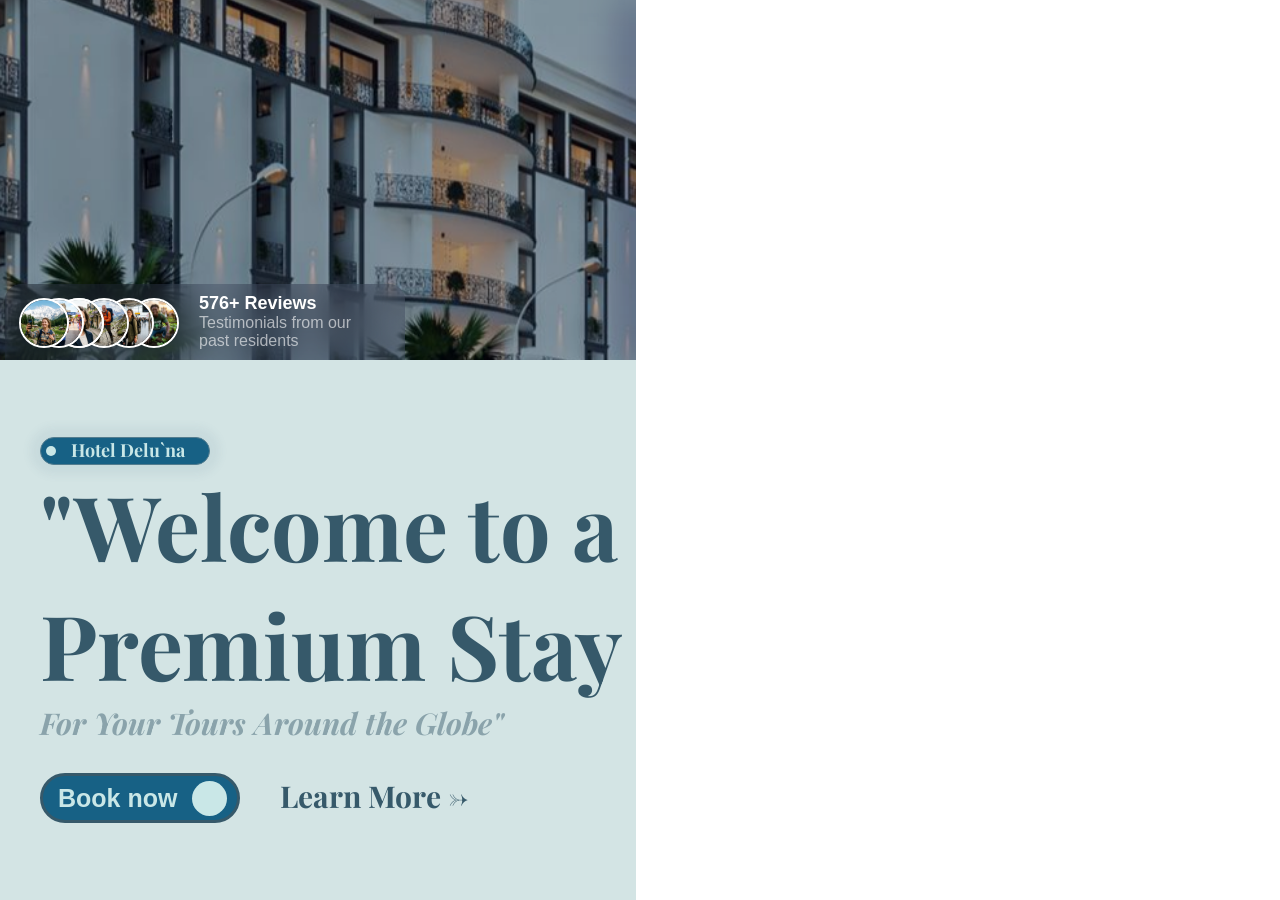
<file: index.html>
<!DOCTYPE html>
<html>
<head>
    <title>Style_1</title>
    <link rel="stylesheet" href="Style1.Css">
    <link rel="preconnect" href="https://fonts.googleapis.com">
    <link rel="preconnect" href="https://fonts.gstatic.com" crossorigin>
    <link href="https://fonts.googleapis.com/css2?family=Playfair+Display:ital,wght@0,400..900;1,400..900&display=swap" rel="stylesheet">

</head>

<body>
  




    <div class="full_screen_div hero_section">
        <div class="hero_image half-division">
            <img src="images/Exterior design classic hotel design elegant white….jpeg" class="image_hero">
            <div class="layer-1_hero-images"></div>
            <div class="hero_section_divider"></div> <!-- now on top of image -->

            <div class="reviews">

                <div class="reviews_profileImage">

                    <div class="reviews_profileImage_1">
                        <img src="Profile_reviews/Gemini_Generated_Image_7p45i27p45i27p45.png" class="reviews_profileImage_1-img">
                    </div>

                    <div class="reviews_profileImage_2">
                        <img src="Profile_reviews/Gemini_Generated_Image_cyp3rcyp3rcyp3rc.png" class="reviews_profileImage_1-img">
                    </div>

                    <div class="reviews_profileImage_3">
                        <img src="Profile_reviews/Gemini_Generated_Image_lausbvlausbvlaus.png" class="reviews_profileImage_1-img">
                    </div>

                    <div class="reviews_profileImage_3">
                        <img src="Profile_reviews/Gemini_Generated_Image_lausbvlausbvlaus.png" class="reviews_profileImage_1-img">
                    </div>

                    <div class="reviews_profileImage_4">
                        <img src="Profile_reviews/Gemini_Generated_Image_lumga3lumga3lumg.png" class="reviews_profileImage_1-img">
                    </div>

                    <div class="reviews_profileImage_5">
                        <img src="Profile_reviews/Gemini_Generated_Image_tczzcytczzcytczz.png" class="reviews_profileImage_1-img">
                    </div>

                    <div class="reviews_profileImage_6">
                        <img src="Profile_reviews/Gemini_Generated_Image_uguf6ruguf6ruguf.png" class="reviews_profileImage_1-img">
                    </div>

                    <div class="reviews_text" style="display: flex; flex-direction: column;">
                        <div style="font-size: 18px;  font-weight: 600; " class="reviews_count">576+ Reviews</div>
                        <div style="font-size: 16px;  font-weight: 200; height: fit-content;" class="fade-text">Testimonials from our<br> past residents</div>
                        
                    </div>
                </div>

                <div class="reviews_personal1">
                    "Hotel Deluna was an absolute dream—stunning ambiance, spotless rooms, and incredibly friendly staff.
                    Every moment felt luxurious and relaxing, making it a stay I’ll never forget!"
                </div>

            </div>

        </div>
        <div class="division2">

            <div class="tag">

                <div class="tag_c">

                </div>
                <div class="tag_text">
                    Hotel Delu`na
                </div>
            </div>

            <div class="main_text_hero">
                <h1 class="hero_headline" style="padding: 0px;">"Welcome to a Premium Stay </h1>
                <h2 class="hero_headline-12">For Your Tours Around the Globe"</h2>
            </div>
            <div class="buttons">

                <div class="book_now">
                        <div class="book_now_text">
                            Book now
                        </div>
                    <div class="arrow_circle">
                        
                    </div>

                </div>

                <div class="learn_more">
                    Learn More ->
                </div>

            </div>

            <div class="best_offers">

                <div class="best_box box1" >
                    
                    <div class="box1_section1">
                        <img src="location_on_24dp_36596A_FILL0_wght400_GRAD0_opsz24.svg" class="box_section_icon">
                    </div>

                    <div class="box1_section2">
                       <div class="box1_section2_1">London :</div>
                       <div class="box1_section2_2">Flat 4B, Ashford Court
                            12 Kensington High Street
                            Kensington
                            London W8 4PU
                            United Kingdom
                            </div>

                    </div>

                    <div class="box1_section2">
                       <div class="box1_section2_1">Paskistan :</div>
                       <div class="box1_section2_2">House No. 27, Street 14
                            Sector F-10/2
                            Islamabad Capital Territory
                            44000
                            Pakistan
                        </div>

                    </div>

                </div>

                <div class="best_box box2" > 

                    <div class="box2_d">

                    </div>

                </div>

                <div class="best_box box3" >
                    
                     <div class="box1_section1">
                        <img src="phone_enabled_40dp_36596A_FILL0_wght400_GRAD0_opsz40.svg" class="box_section_icon">

                        
                    </div>
                               <div class="box2_section2">
                       <div class="box1_section2_1"><img src="stacked_email_41dp_36596A_FILL0_wght400_GRAD0_opsz40.svg"></div>
                       <div class="box2_section2_2">welcome@hotelDeluna.com<br>awaismalik@gmail.com
                            </div>

                    </div>

                    <div class="box1_section2">
                       <div class="box1_section2_1"><img src="contact_phone_41dp_36596A_FILL0_wght400_GRAD0_opsz40.svg"></div>
                       <div class="box2_section2_2">
                           03100551881<br>
                           03713140551
                        </div>

                        

                    </div>
                    
                    

                </div>


            </div>

        </div>
    </div>
</body>
</html>
</file>
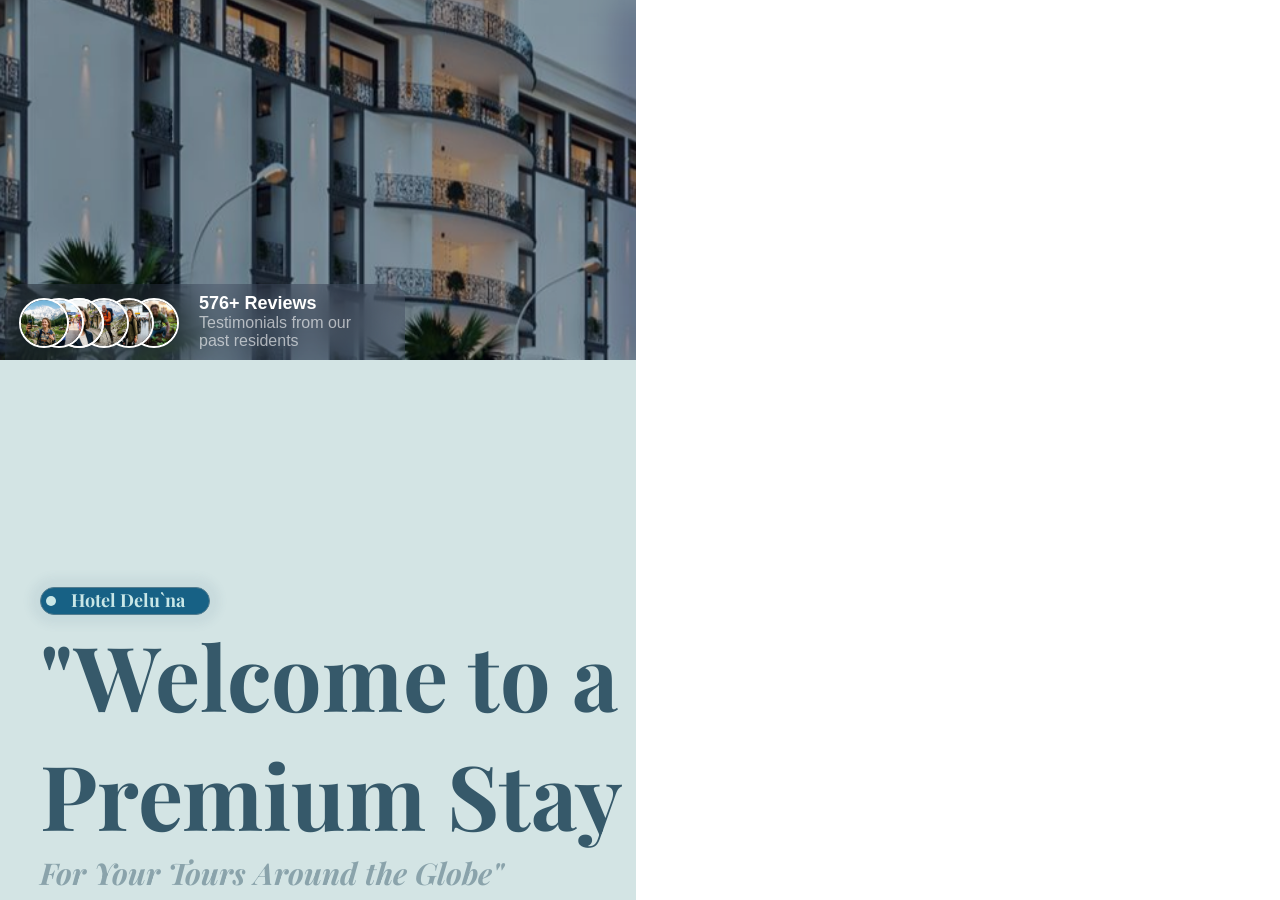
<file: Style1.html>
<!DOCTYPE html>
<html>
<head>
    <title>Style_1</title>
    <link rel="stylesheet" href="Style1.Css">
    <link rel="preconnect" href="https://fonts.googleapis.com">
    <link rel="preconnect" href="https://fonts.gstatic.com" crossorigin>
    <link href="https://fonts.googleapis.com/css2?family=Playfair+Display:ital,wght@0,400..900;1,400..900&display=swap" rel="stylesheet">

</head>

<body>
  




    <div class="full_screen_div hero_section">
        <div class="hero_image half-division">
            <img src="/images/Exterior design classic hotel design elegant white….jpeg" class="image_hero">
            <div class="layer-1_hero-images"></div>
            <div class="hero_section_divider"></div> <!-- now on top of image -->

            <div class="reviews">

                <div class="reviews_profileImage">

                    <div class="reviews_profileImage_1">
                        <img src="/Profile_reviews/Gemini_Generated_Image_7p45i27p45i27p45.png" class="reviews_profileImage_1-img">
                    </div>

                    <div class="reviews_profileImage_2">
                        <img src="/Profile_reviews/Gemini_Generated_Image_cyp3rcyp3rcyp3rc.png" class="reviews_profileImage_1-img">
                    </div>

                    <div class="reviews_profileImage_3">
                        <img src="/Profile_reviews/Gemini_Generated_Image_lausbvlausbvlaus.png" class="reviews_profileImage_1-img">
                    </div>

                    <div class="reviews_profileImage_3">
                        <img src="/Profile_reviews/Gemini_Generated_Image_lausbvlausbvlaus.png" class="reviews_profileImage_1-img">
                    </div>

                    <div class="reviews_profileImage_4">
                        <img src="/Profile_reviews/Gemini_Generated_Image_lumga3lumga3lumg.png" class="reviews_profileImage_1-img">
                    </div>

                    <div class="reviews_profileImage_5">
                        <img src="/Profile_reviews/Gemini_Generated_Image_tczzcytczzcytczz.png" class="reviews_profileImage_1-img">
                    </div>

                    <div class="reviews_profileImage_6">
                        <img src="/Profile_reviews/Gemini_Generated_Image_uguf6ruguf6ruguf.png" class="reviews_profileImage_1-img">
                    </div>

                    <div class="reviews_text" style="display: flex; flex-direction: column;">
                        <div style="font-size: 18px;  font-weight: 600; " class="reviews_count">576+ Reviews</div>
                        <div style="font-size: 16px;  font-weight: 200; height: fit-content;" class="fade-text">Testimonials from our<br> past residents</div>
                        
                    </div>
                </div>

                <div class="reviews_personal1">
                    "Hotel Deluna was an absolute dream—stunning ambiance, spotless rooms, and incredibly friendly staff.
                    Every moment felt luxurious and relaxing, making it a stay I’ll never forget!"
                </div>

            </div>

        </div>
        <div class="division2">

            <div class="tag">

                <div class="tag_c">

                </div>
                <div class="tag_text">
                    Hotel Delu`na
                </div>
            </div>

            <div class="main_text_hero">
                <h1 class="hero_headline" style="padding: 0px;">"Welcome to a Premium Stay </h1>
                <h2 class="hero_headline-12">For Your Tours Around the Globe"</h2>
            </div>
            <div class="buttons">

                <div class="book_now">
                        <div class="book_now_text">
                            Book now
                        </div>
                    <div class="arrow_circle">
                        
                    </div>

                </div>

                <div class="learn_more">
                    Learn More ->
                </div>

            </div>
        </div>
    </div>
</body>
</html>
</file>
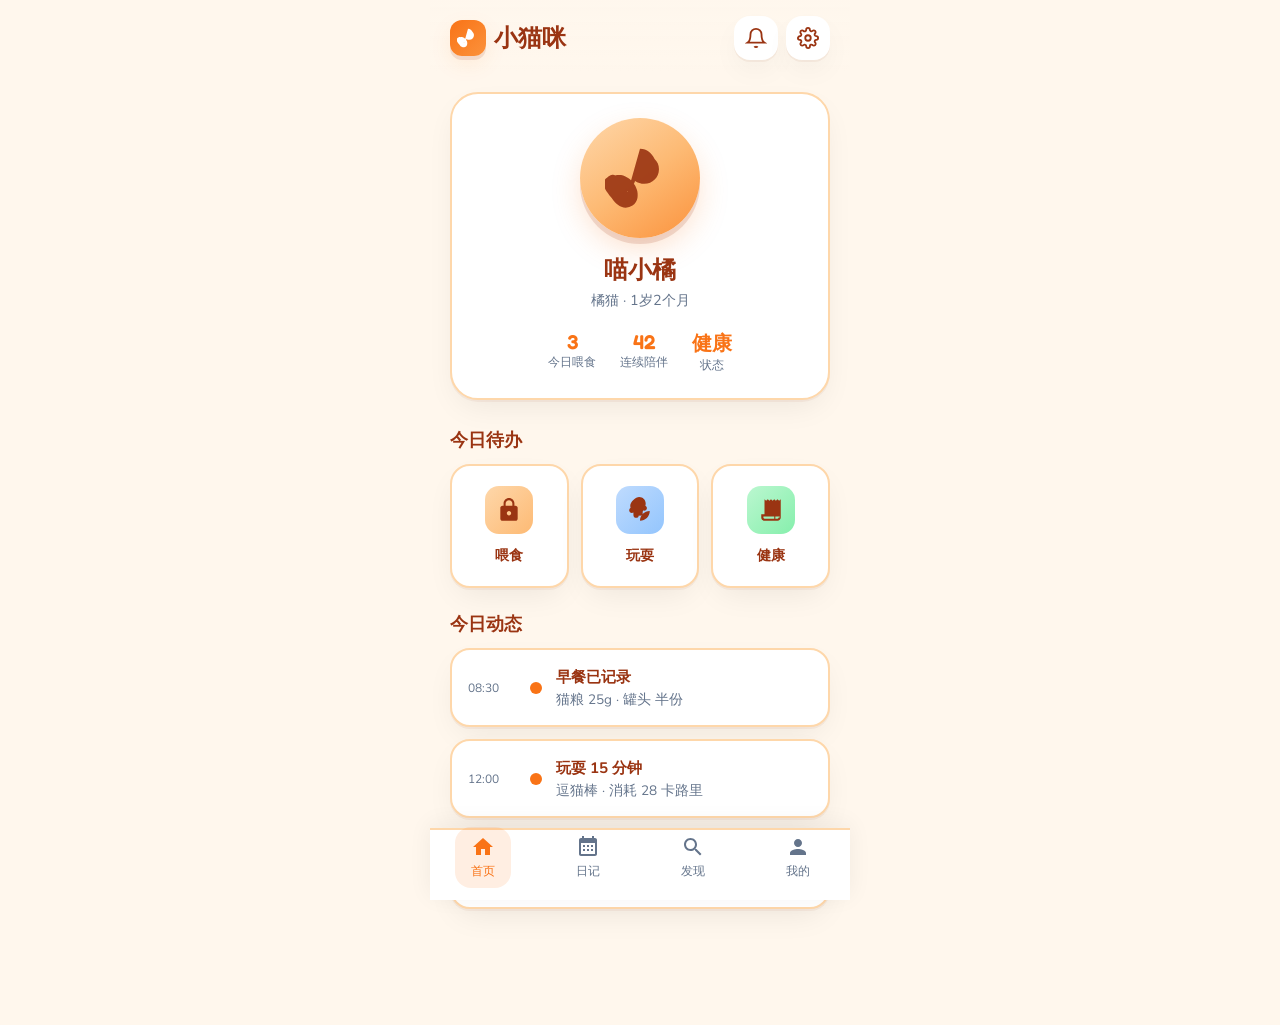
<file: Design_no_2/preview/xiaomaomi-app.html>
<!DOCTYPE html>
<html lang="zh-CN">
<head>
  <meta charset="UTF-8">
  <meta name="viewport" content="width=device-width, initial-scale=1.0">
  <title>小猫咪 - 萌宠日常</title>
  <link rel="preconnect" href="https://fonts.googleapis.com">
  <link rel="preconnect" href="https://fonts.gstatic.com" crossorigin>
  <link href="https://fonts.googleapis.com/css2?family=Fredoka:wght@400;500;600;700&family=Nunito:wght@300;400;500;600;700&display=swap" rel="stylesheet">
  <style>
    :root {
      /* Pet Tech App 配色 - 来自 UI/UX Pro Max design system */
      --primary: #F97316;
      --primary-on: #0F172A;
      --secondary: #FB923C;
      --accent: #2563EB;
      --accent-on: #FFFFFF;
      --background: #FFF7ED;
      --foreground: #9A3412;
      --card: #FFFFFF;
      --card-foreground: #9A3412;
      --muted: #F1F0F0;
      --muted-foreground: #64748B;
      --border: #FED7AA;
      --destructive: #DC2626;
      --ring: #F97316;
      --radius-outer: 28px;
      --radius-card: 20px;
      --radius-btn: 16px;
      --shadow-clay: 0 4px 0 0 rgba(154, 52, 18, 0.12), 0 8px 24px -4px rgba(249, 115, 22, 0.15);
      --shadow-card: 0 2px 0 0 rgba(154, 52, 18, 0.06), 0 12px 32px -8px rgba(0,0,0,0.08);
    }

    * { box-sizing: border-box; margin: 0; padding: 0; }
    html { font-size: 16px; }
    body {
      font-family: 'Nunito', -apple-system, sans-serif;
      background: var(--background);
      color: var(--foreground);
      min-height: 100vh;
      padding-bottom: 80px;
      -webkit-font-smoothing: antialiased;
    }

    /* Header */
    .header {
      padding: 16px 20px 12px;
      display: flex;
      align-items: center;
      justify-content: space-between;
      background: linear-gradient(180deg, rgba(255,247,237,0.98) 0%, var(--background) 100%);
      position: sticky;
      top: 0;
      z-index: 10;
    }
    .logo {
      font-family: 'Fredoka', sans-serif;
      font-weight: 700;
      font-size: 1.5rem;
      color: var(--foreground);
      display: flex;
      align-items: center;
      gap: 8px;
    }
    .logo-icon {
      width: 36px;
      height: 36px;
      background: linear-gradient(135deg, var(--primary), var(--secondary));
      border-radius: 12px;
      display: flex;
      align-items: center;
      justify-content: center;
      box-shadow: var(--shadow-clay);
    }
    .logo-icon svg {
      width: 22px;
      height: 22px;
      fill: white;
    }
    .header-actions {
      display: flex;
      gap: 8px;
    }
    .icon-btn {
      width: 44px;
      height: 44px;
      border-radius: var(--radius-btn);
      border: none;
      background: var(--card);
      color: var(--foreground);
      cursor: pointer;
      display: flex;
      align-items: center;
      justify-content: center;
      box-shadow: var(--shadow-card);
      transition: transform 0.2s ease, box-shadow 0.2s ease;
    }
    .icon-btn:hover { transform: scale(0.96); }
    .icon-btn:focus-visible { outline: 2px solid var(--ring); outline-offset: 2px; }
    .icon-btn svg { width: 22px; height: 22px; }

    /* Hero - 主猫卡片 */
    .hero {
      padding: 20px;
      margin-bottom: 8px;
    }
    .hero-card {
      background: var(--card);
      border-radius: var(--radius-outer);
      padding: 24px;
      box-shadow: var(--shadow-card);
      border: 2px solid var(--border);
      text-align: center;
    }
    .cat-avatar {
      width: 120px;
      height: 120px;
      margin: 0 auto 16px;
      background: linear-gradient(145deg, #FED7AA 0%, #FDBA74 50%, #FB923C 100%);
      border-radius: 50%;
      display: flex;
      align-items: center;
      justify-content: center;
      box-shadow: 0 6px 0 0 rgba(154, 52, 18, 0.15), 0 12px 32px -4px rgba(249, 115, 22, 0.25);
    }
    .cat-avatar svg {
      width: 70px;
      height: 70px;
      fill: var(--foreground);
      opacity: 0.9;
    }
    .hero-card h1 {
      font-family: 'Fredoka', sans-serif;
      font-size: 1.5rem;
      color: var(--foreground);
      margin-bottom: 4px;
    }
    .hero-card .subtitle {
      font-size: 0.9rem;
      color: var(--muted-foreground);
      margin-bottom: 20px;
    }
    .stats-row {
      display: flex;
      justify-content: center;
      gap: 24px;
    }
    .stat {
      text-align: center;
    }
    .stat-value {
      font-family: 'Fredoka', sans-serif;
      font-weight: 600;
      font-size: 1.25rem;
      color: var(--primary);
    }
    .stat-label {
      font-size: 0.75rem;
      color: var(--muted-foreground);
    }

    /* 快捷操作区 */
    .section-title {
      font-family: 'Fredoka', sans-serif;
      font-size: 1.1rem;
      padding: 0 20px 12px;
      color: var(--foreground);
    }
    .quick-actions {
      padding: 0 20px 24px;
      display: grid;
      grid-template-columns: repeat(3, 1fr);
      gap: 12px;
    }
    .action-card {
      background: var(--card);
      border-radius: var(--radius-card);
      padding: 20px 12px;
      text-align: center;
      box-shadow: var(--shadow-card);
      border: 2px solid var(--border);
      cursor: pointer;
      transition: transform 0.2s ease, box-shadow 0.2s ease;
      text-decoration: none;
      color: inherit;
      display: block;
    }
    .action-card:hover {
      transform: translateY(-2px);
      box-shadow: 0 4px 0 0 rgba(154, 52, 18, 0.08), 0 16px 40px -8px rgba(0,0,0,0.12);
    }
    .action-card:focus-visible { outline: 2px solid var(--ring); outline-offset: 2px; }
    .action-icon {
      width: 48px;
      height: 48px;
      margin: 0 auto 10px;
      border-radius: 14px;
      display: flex;
      align-items: center;
      justify-content: center;
    }
    .action-card:nth-child(1) .action-icon { background: linear-gradient(135deg, #FED7AA, #FDBA74); }
    .action-card:nth-child(2) .action-icon { background: linear-gradient(135deg, #BFDBFE, #93C5FD); }
    .action-card:nth-child(3) .action-icon { background: linear-gradient(135deg, #BBF7D0, #86EFAC); }
    .action-icon svg { width: 26px; height: 26px; fill: var(--foreground); }
    .action-card span {
      font-size: 0.9rem;
      font-weight: 600;
      color: var(--foreground);
    }

    /* 今日动态 */
    .feed-section {
      padding: 0 20px 24px;
    }
    .feed-card {
      background: var(--card);
      border-radius: var(--radius-card);
      padding: 16px;
      margin-bottom: 12px;
      box-shadow: var(--shadow-card);
      border: 2px solid var(--border);
      display: flex;
      align-items: center;
      gap: 14px;
    }
    .feed-time {
      font-size: 0.75rem;
      color: var(--muted-foreground);
      min-width: 48px;
    }
    .feed-dot {
      width: 12px;
      height: 12px;
      border-radius: 50%;
      background: var(--primary);
      flex-shrink: 0;
    }
    .feed-content {
      flex: 1;
    }
    .feed-content strong {
      font-size: 0.95rem;
      color: var(--foreground);
    }
    .feed-content p {
      font-size: 0.85rem;
      color: var(--muted-foreground);
      margin-top: 2px;
    }

    /* 底部导航 */
    .bottom-nav {
      position: fixed;
      bottom: 0;
      left: 0;
      right: 0;
      height: 72px;
      background: var(--card);
      border-top: 2px solid var(--border);
      display: flex;
      justify-content: space-around;
      align-items: center;
      padding: 8px 0 24px;
      box-shadow: 0 -4px 24px rgba(0,0,0,0.06);
    }
    .nav-item {
      display: flex;
      flex-direction: column;
      align-items: center;
      gap: 4px;
      color: var(--muted-foreground);
      text-decoration: none;
      font-size: 0.75rem;
      padding: 8px 16px;
      border-radius: var(--radius-btn);
      transition: color 0.2s, background 0.2s;
    }
    .nav-item:hover, .nav-item.active {
      color: var(--primary);
    }
    .nav-item.active {
      background: rgba(249, 115, 22, 0.12);
    }
    .nav-item svg {
      width: 24px;
      height: 24px;
      fill: currentColor;
    }

    /* 响应式 */
    @media (min-width: 768px) {
      body { max-width: 420px; margin: 0 auto; }
      .bottom-nav { max-width: 420px; left: 50%; transform: translateX(-50%); }
    }
  </style>
</head>
<body>
  <header class="header">
    <div class="logo">
      <div class="logo-icon" aria-hidden="true">
        <svg viewBox="0 0 24 24" xmlns="http://www.w3.org/2000/svg"><path d="M12 2c2.5 0 4 1.5 5 3.5 1 .9 1.5 2.1 1.5 3.5 0 2.8-2.2 5-5 5-1.2 0-2.3-.4-3.2-1-.1.4-.3.8-.5 1.2-.6 1.2-1.5 2.2-2.6 2.8-.3.2-.7.3-1 .5-.4.2-.8.4-1.2.5-.5.2-1 .3-1.5.3-1.7 0-3.2-1.4-3.5-3.1-.1-.5 0-1 .2-1.5.2-.4.5-.7.8-1 .4-.4.8-.7 1.2-1 .5-.3 1-.5 1.5-.6.6-.2 1.2-.2 1.8-.1.5.1 1 .3 1.5.5.4.2.8.4 1.2.7.3.2.6.5.9.8.2.2.4.4.6.7.2.2.3.5.5.7.2.3.3.6.5 1 .2.4.3.8.4 1.2.1.5.1 1 .1 1.5 0 .5-.1 1-.3 1.5-.2.5-.5.9-.8 1.3-.4.4-.9.7-1.4.9-.5.2-1 .4-1.6.4-.5 0-1-.1-1.5-.3-.4-.2-.8-.4-1.2-.7-.3-.2-.6-.5-.9-.8-.2-.2-.4-.5-.6-.7-.2-.3-.4-.5-.6-.8-.2-.2-.4-.5-.6-.7-.2-.2-.4-.5-.5-.7-.2-.2-.3-.5-.5-.7-.1-.2-.3-.4-.4-.6-.1-.2-.2-.4-.3-.6-.1-.2-.2-.4-.2-.6-.1-.2-.1-.4-.2-.6 0-.2-.1-.4-.1-.6 0-.2 0-.4.1-.6.1-.2.2-.4.3-.5.1-.2.3-.3.4-.5.2-.1.3-.3.5-.4.2-.1.3-.3.5-.4.2-.1.4-.2.6-.3.2-.1.4-.1.6-.2.2 0 .4 0 .6.1.2 0 .4.1.6.2.2.1.4.2.5.4.2.1.3.3.5.5.1.2.3.4.4.6.1.2.2.4.3.6.1.2.1.4.2.7.1.2 0 .5.1.7.1.2 0 .5 0 .7-.1.2-.1.5-.2.7-.4.2-.2.4-.4.6-.6.2-.2.3-.5.5-.7.1-.2.3-.5.4-.7.1-.2.2-.5.3-.7.1-.2.1-.5.2-.7 0-.2.1-.5.1-.7 0-.2 0-.5-.1-.7-.1-.2-.2-.4-.4-.6-.2-.2-.4-.3-.6-.5-.2-.1-.4-.2-.7-.3-.2-.1-.5-.1-.7-.1-.2 0-.5.1-.7.2-.2.1-.4.2-.6.4-.2.2-.3.4-.5.6-.1.2-.2.4-.3.6-.1.2-.1.4-.2.6 0 .2 0 .4.1.6.1.2.1.4.2.5.1.2.2.3.3.5.1.2.2.4.3.5.1.2.2.3.3.5.1.2.1.3.2.5.1.2.1.3.2.5.1.2.1.3.1.5 0 .2.1.4.1.5.1.2 0 .3.1.5.1.2.1.3.2.5.2.2.1.3.2.5.2.2.1.3.3.5.3.2.1.3.3.5.3.2.1.3.3.5.3.2.1.3.3.5.3z"/></svg>
      </div>
      小猫咪
    </div>
    <div class="header-actions">
      <button type="button" class="icon-btn" aria-label="通知">
        <svg viewBox="0 0 24 24" fill="none" stroke="currentColor" stroke-width="2"><path d="M18 8A6 6 0 0 0 6 8c0 7-3 9-3 9h18s-3-2-3-9"/><path d="M13.73 21a2 2 0 0 1-3.46 0"/></svg>
      </button>
      <button type="button" class="icon-btn" aria-label="设置">
        <svg viewBox="0 0 24 24" fill="none" stroke="currentColor" stroke-width="2"><circle cx="12" cy="12" r="3"/><path d="M19.4 15a1.65 1.65 0 0 0 .33 1.82l.06.06a2 2 0 0 1 0 2.83 2 2 0 0 1-2.83 0l-.06-.06a1.65 1.65 0 0 0-1.82-.33 1.65 1.65 0 0 0-1 1.51V21a2 2 0 0 1-2 2 2 2 0 0 1-2-2v-.09A1.65 1.65 0 0 0 9 19.4a1.65 1.65 0 0 0-1.82.33l-.06.06a2 2 0 0 1-2.83 0 2 2 0 0 1 0-2.83l.06-.06a1.65 1.65 0 0 0 .33-1.82 1.65 1.65 0 0 0-1.51-1H3a2 2 0 0 1-2-2 2 2 0 0 1 2-2h.09A1.65 1.65 0 0 0 4.6 9a1.65 1.65 0 0 0-.33-1.82l-.06-.06a2 2 0 0 1 0-2.83 2 2 0 0 1 2.83 0l.06.06a1.65 1.65 0 0 0 1.82.33H9a1.65 1.65 0 0 0 1-1.51V3a2 2 0 0 1 2-2 2 2 0 0 1 2 2v.09a1.65 1.65 0 0 0 1 1.51 1.65 1.65 0 0 0 1.82-.33l.06-.06a2 2 0 0 1 2.83 0 2 2 0 0 1 0 2.83l-.06.06a1.65 1.65 0 0 0-.33 1.82V9a1.65 1.65 0 0 0 1.51 1H21a2 2 0 0 1 2 2 2 2 0 0 1-2 2h-.09a1.65 1.65 0 0 0-1.51 1z"/></svg>
      </button>
    </div>
  </header>

  <main>
    <section class="hero">
      <div class="hero-card">
        <div class="cat-avatar" role="img" aria-label="猫咪头像">
          <svg viewBox="0 0 24 24" xmlns="http://www.w3.org/2000/svg"><path d="M12 2c2.5 0 4 1.5 5 3.5 1 .9 1.5 2.1 1.5 3.5 0 2.8-2.2 5-5 5-1.2 0-2.3-.4-3.2-1-.1.4-.3.8-.5 1.2-.6 1.2-1.5 2.2-2.6 2.8-.3.2-.7.3-1 .5-.4.2-.8.4-1.2.5-.5.2-1 .3-1.5.3-1.7 0-3.2-1.4-3.5-3.1-.1-.5 0-1 .2-1.5.2-.4.5-.7.8-1 .4-.4.8-.7 1.2-1 .5-.3 1-.5 1.5-.6.6-.2 1.2-.2 1.8-.1.5.1 1 .3 1.5.5.4.2.8.4 1.2.7.3.2.6.5.9.8.2.2.4.4.6.7.2.2.3.5.5.7.2.3.3.6.5 1 .2.4.3.8.4 1.2.1.5.1 1 .1 1.5 0 .5-.1 1-.3 1.5-.2.5-.5.9-.8 1.3-.4.4-.9.7-1.4.9-.5.2-1 .4-1.6.4-.5 0-1-.1-1.5-.3-.4-.2-.8-.4-1.2-.7-.3-.2-.6-.5-.9-.8-.2-.2-.4-.5-.6-.7-.2-.3-.4-.5-.6-.8-.2-.2-.4-.5-.6-.7-.2-.2-.4-.5-.5-.7-.2-.2-.3-.5-.5-.7-.1-.2-.3-.4-.4-.6-.1-.2-.2-.4-.3-.6-.1-.2-.2-.4-.2-.6-.1-.2-.1-.4-.2-.6 0-.2-.1-.4-.1-.6 0-.2 0-.4.1-.6.1-.2.2-.4.3-.5.1-.2.3-.3.4-.5.2-.1.3-.3.5-.4.2-.1.3-.3.5-.4.2-.1.4-.2.6-.3.2-.1.4-.1.6-.2.2 0 .4 0 .6.1.2 0 .4.1.6.2.2.1.4.2.5.4.2.1.3.3.5.5.1.2.3.4.4.6.1.2.2.4.3.6.1.2.1.4.2.7.1.2 0 .5.1.7.1.2 0 .5 0 .7-.1.2-.1.5-.2.7-.4.2-.2.4-.4.6-.6.2-.2.3-.5.5-.7.1-.2.3-.5.4-.7.1-.2.2-.5.3-.7.1-.2.1-.5.2-.7 0-.2.1-.5.1-.7 0-.2 0-.5-.1-.7-.1-.2-.2-.4-.4-.6-.2-.2-.4-.3-.6-.5-.2-.1-.4-.2-.7-.3-.2-.1-.5-.1-.7-.1-.2 0-.5.1-.7.2-.2.1-.4.2-.6.4-.2.2-.3.4-.5.6-.1.2-.2.4-.3.6-.1.2-.1.4-.2.6 0 .2 0 .4.1.6.1.2.1.4.2.5.1.2.2.3.3.5.1.2.2.4.3.5.1.2.2.3.3.5.1.2.1.3.2.5.1.2.1.3.2.5.1.2.1.3.1.5 0 .2.1.4.1.5.1.2 0 .3.1.5.1.2.1.3.2.5.2.2.1.3.2.5.2.2.1.3.3.5.3.2.1.3.3.5.3.2.1.3.3.5.3.2.1.3.3.5.3z"/></svg>
        </div>
        <h1>喵小橘</h1>
        <p class="subtitle">橘猫 · 1岁2个月</p>
        <div class="stats-row">
          <div class="stat">
            <div class="stat-value">3</div>
            <div class="stat-label">今日喂食</div>
          </div>
          <div class="stat">
            <div class="stat-value">42</div>
            <div class="stat-label">连续陪伴</div>
          </div>
          <div class="stat">
            <div class="stat-value">健康</div>
            <div class="stat-label">状态</div>
          </div>
        </div>
      </div>
    </section>

    <h2 class="section-title">今日待办</h2>
    <div class="quick-actions">
      <a href="#" class="action-card">
        <div class="action-icon">
          <svg viewBox="0 0 24 24" xmlns="http://www.w3.org/2000/svg"><path d="M18 8h-1V6c0-2.76-2.24-5-5-5S7 3.24 7 6v2H6c-1.1 0-2 .9-2 2v10c0 1.1.9 2 2 2h12c1.1 0 2-.9 2-2V10c0-1.1-.9-2-2-2zm-6 9c-1.1 0-2-.9-2-2s.9-2 2-2 2 .9 2 2-.9 2-2 2zm3.1-9H8.9V6c0-1.71 1.39-3.1 3.1-3.1 1.71 0 3.1 1.39 3.1 3.1v2z"/></svg>
        </div>
        <span>喂食</span>
      </a>
      <a href="#" class="action-card">
        <div class="action-icon">
          <svg viewBox="0 0 24 24" xmlns="http://www.w3.org/2000/svg"><path d="M12 22c4.97 0 9-4.03 9-9-4.97 0-9 4.03-9 9zM5.6 10.25c0 1.38 1.12 2.5 2.5 2.5.53 0 1.01-.16 1.42-.44l-.02 2.44c0 1.38 1.12 2.5 2.5 2.5s2.5-1.12 2.5-2.5l-.02-2.44c.4.28.89.44 1.42.44 1.38 0 2.5-1.12 2.5-2.5 0-1-.6-1.86-1.44-2.28.19-.59.31-1.23.31-1.91 0-3.31-2.69-6-6-6S3 4.69 3 8c0 .68.12 1.32.31 1.91C2.6 10.39 2 11.25 2 12.25 2 13.63 3.12 14.75 4.5 14.75c.53 0 1.01-.16 1.42-.44l.02 2.44c0 1.38 1.12 2.5 2.5 2.5s2.5-1.12 2.5-2.5l.02-2.44c.4.28.89.44 1.42.44 1.38 0 2.5-1.12 2.5-2.5 0-1-.6-1.86-1.44-2.28.19-.59.31-1.23.31-1.91 0-3.31-2.69-6-6-6z"/></svg>
        </div>
        <span>玩耍</span>
      </a>
      <a href="#" class="action-card">
        <div class="action-icon">
          <svg viewBox="0 0 24 24" xmlns="http://www.w3.org/2000/svg"><path d="M19.5 3.5L18 2l-1.5 1.5L15 2l-1.5 1.5L12 2l-1.5 1.5L9 2 7.5 3.5 6 2v14H3v3c0 1.66 1.34 3 3 3h12c1.66 0 3-1.34 3-3V2l-1.5 1.5zM15 20H6c-.55 0-1-.45-1-1v-1h10v2zm4-1c0 .55-.45 1-1 1h-2v-2h4v1z"/></svg>
        </div>
        <span>健康</span>
      </a>
    </div>

    <h2 class="section-title">今日动态</h2>
    <section class="feed-section">
      <div class="feed-card">
        <span class="feed-time">08:30</span>
        <span class="feed-dot"></span>
        <div class="feed-content">
          <strong>早餐已记录</strong>
          <p>猫粮 25g · 罐头 半份</p>
        </div>
      </div>
      <div class="feed-card">
        <span class="feed-time">12:00</span>
        <span class="feed-dot"></span>
        <div class="feed-content">
          <strong>玩耍 15 分钟</strong>
          <p>逗猫棒 · 消耗 28 卡路里</p>
        </div>
      </div>
      <div class="feed-card">
        <span class="feed-time">18:00</span>
        <span class="feed-dot"></span>
        <div class="feed-content">
          <strong>晚餐待喂</strong>
          <p>点击记录今日晚餐</p>
        </div>
      </div>
    </section>
  </main>

  <nav class="bottom-nav" aria-label="主导航">
    <a href="#" class="nav-item active" aria-current="page">
      <svg viewBox="0 0 24 24"><path d="M10 20v-6h4v6h5v-8h3L12 3 2 12h3v8z"/></svg>
      首页
    </a>
    <a href="#" class="nav-item">
      <svg viewBox="0 0 24 24"><path d="M19 3h-1V1h-2v2H8V1H6v2H5c-1.11 0-1.99.9-1.99 2L3 19c0 1.1.89 2 2 2h14c1.1 0 2-.9 2-2V5c0-1.1-.9-2-2-2zm0 16H5V8h14v11zM9 10H7v2h2v-2zm4 0h-2v2h2v-2zm4 0h-2v2h2v-2zm-8 4H7v2h2v-2zm4 0h-2v2h2v-2zm4 0h-2v2h2v-2z"/></svg>
      日记
    </a>
    <a href="#" class="nav-item">
      <svg viewBox="0 0 24 24"><path d="M15.5 14h-.79l-.28-.27C15.41 12.59 16 11.11 16 9.5 16 5.91 13.09 3 9.5 3S3 5.91 3 9.5 5.91 16 9.5 16c1.61 0 3.09-.59 4.23-1.57l.27.28v.79l5 4.99L20.49 19l-4.99-5zm-6 0C7.01 14 5 11.99 5 9.5S7.01 5 9.5 5 14 7.01 14 9.5 11.99 14 9.5 14z"/></svg>
      发现
    </a>
    <a href="#" class="nav-item">
      <svg viewBox="0 0 24 24"><path d="M12 12c2.21 0 4-1.79 4-4s-1.79-4-4-4-4 1.79-4 4 1.79 4 4 4zm0 2c-2.67 0-8 1.34-8 4v2h16v-2c0-2.66-5.33-4-8-4z"/></svg>
      我的
    </a>
  </nav>
</body>
</html>
</file>
<file: Style1.Css>
body
{

    font-family: 'Playfair Display', serif;
    overflow-x: hidden;
}
* {
    box-sizing: border-box;
}
/*
.navbar {
    position: fixed;
    top: 0;
    left: 0;
    width: 100%;
    height: 80px; /* Suggested more compact height 
    background-color: rgb(238, 255, 255);
    z-index: 10;
    padding-left: 20%;
    padding-right: 20%;
    
    /* Center your links/items *
    display: flex;
    align-items: center;

}
.nev_icon{
    width: 70px;
}*/



.full_page {
    width: 100%;
    display: flex;
    flex-direction: column;
    position: relative;
}

.full_screen_div.hero_section {
    width: 100%;
    height: 100vh;
    display: flex;
    flex-direction: column;
   
    top: 0;
    z-index: 10;
}
.half-division
{
    width: 50%;
    height: 100%;
    overflow: hidden;
    background: #000;
}
.image_hero
{
width: 100%;
height: 100%;
object-fit: cover;
animation: zoomIn 2s ease forwards;
z-index: 1;
transform: scale(1.5);
transition: transform 0.1s ease-out;
will-change: transform;
}
body{
    margin-top: 0px;
    margin-left: 0px;
    margin-bottom: 0px;
}
.hero_image
{
position: relative;
}

.layer-1_hero-images
{
    position: absolute;
    top: 0;
    left: 0;
    width: 100%;
    height: 100%;
    background-color: rgba(0, 0, 44, 0.2);
    z-index: 3;
    backdrop-filter: blur(0px); /* start value */
    animation: blurIn 2s ease forwards;
}

@keyframes zoomIn
{
    from
    {
        width: 110%;
        height: 110%;
    }

    to
    {
        width: 100%;
        height: 100%;
    }
}

@keyframes blurIn {
    from {
        backdrop-filter: blur(8px);
    }
    to {
        backdrop-filter: blur(0px);
    }
}

.hero_section_divider {
    position: absolute;
    top: 0;
    left: 100%;
    transform: translateX(-50%);
    width: 20px;
    height: 100%;
    background-color: rgba(0, 12, 117, 0.5);
    filter: blur(20px);
    
    mix-blend-mode: multiply;
    z-index: 4;
}
.right_text{
    width: 40%;   
}

.division2{
background: rgb(211, 228, 228);
width: 50%;
height: 100%;
}

.full_page {
    width: 100%;
    position: relative;
}

.full_screen_div.hero_section {
    width: 100%;
    height: 100vh;
    display: flex;
    position: sticky;
    top: 0;
    z-index: 10;
}
.half-division
{
    width: 50%;
    height: 100%;
    overflow: hidden;
    background: #000;
}
.image_hero
{
width: 100%;
height: 100%;
object-fit: cover;
animation: zoomIn 2s ease forwards;
z-index: 1;
transform: scale(1.5);
transition: transform 0.1s ease-out;
will-change: transform;
}
body{
    margin-top: 0px;
    margin-left: 0px;
    margin-bottom: 0px;
}
.hero_image
{
position: relative;
}

.layer-1_hero-images
{
    position: absolute;
    top: 0;
    left: 0;
    width: 100%;
    height: 100%;
    background-color: rgba(0, 0, 44, 0.2);
    z-index: 3;
    backdrop-filter: blur(0px); /* start value */
    animation: blurIn 2s ease forwards;
}

@keyframes zoomIn
{
    from
    {
        width: 110%;
        height: 110%;
    }

    to
    {
        width: 100%;
        height: 100%;
    }
}

@keyframes blurIn {
    from {
        backdrop-filter: blur(8px);
    }
    to {
        backdrop-filter: blur(0px);
    }
}

.hero_section_divider {
    position: absolute;
    top: 0;
    left: 100%;
    transform: translateX(-50%);
    width: 20px;
    height: 100%;
    background-color: rgba(0, 12, 117, 0.5);
    filter: blur(20px);
    
    mix-blend-mode: multiply;
    z-index: 4;
}
.right_text{
    width: 40%;   
}

.division2{
background: rgb(211, 228, 228);
width: 50%;
height: 100%;
}

.reviews
{
    position: absolute;
    top: 79%;
    left: 5px;
    width: 400px;
    overflow: hidden;
    margin: bottom 80px; ;
    height: 200px;
    border-radius: 16px;
    background-color: rgba(45, 52, 79, 0.266);
    backdrop-filter: blur(20px);
    border: 4px solid rgba(45, 52, 79, 0);
    z-index: 5;
}
.reviews_profileImage
{ 
    position: relative;
    display: flex;
    width: 100%;
    height: 50px;
    padding-left: 40px;
    padding-top: 20px;
    padding-bottom: 20px;
   

}
.reviews_profileImage_1
{
    position: absolute;
    overflow: visible;
    width: 50px;
    height: 50px;
    left: 10px;
    top: 10px;
    z-index: 8;

}

.reviews_profileImage_2
{
    position: absolute;
    overflow: visible;
    width: 50px;
    height: 50px;
    left: 20px;
    top: 10px;
    z-index: 7;
}

.reviews_profileImage_3
{
    position: absolute;
    overflow: visible;
    width: 50px;
    height: 50px;
    left: 30px;
    top: 10px;
    z-index: 6;
}

.reviews_profileImage_4
{
    position: absolute;
    overflow: visible;
    width: 50px;
    height: 50px;
    left: 40px;
    top: 10px;
    z-index: 5;
}

.reviews_profileImage_5
{
    position: absolute;
    overflow: visible;
    width: 50px;
    height: 50px;
    left: 50px;
    top: 10px;
    z-index: 4;
}

.reviews_profileImage_6
{
    position: absolute;
    overflow: visible;
    width: 50px;
    height: 50px;
    left: 60px;
    top: 10px;
    z-index: 3;
}

.reviews_profileImage_1-img
{
   
    object-fit: cover;
    overflow: hidden;
    width: 50px;
    height: 50px;
    border-radius: 600px;
    border: 2px solid white;
}

@keyframes moveRight {
  from {
    transform: translateX(0);
  }
  to {
    transform: translateX(var(--move));
  }
}
.reviews_profileImage_2 {
  --move: 5px;
  animation: moveRight 0.4s forwards;
}

.reviews_profileImage_3 {
  --move: 15px;
  animation-delay: 0.2s;
  animation: moveRight 0.4s 0.2s forwards;
}

.reviews_profileImage_4 {
  --move: 30px;
  animation-delay: 0.4s;
  animation: moveRight 0.4s 0.4s forwards;
}

.reviews_profileImage_5 {
  --move: 45px;
  animation-delay: 0.6s;
  animation: moveRight 0.4s 0.6s forwards;
}

.reviews_profileImage_6 {
  --move: 60px;
  animation-delay: 0.8s;
  animation: moveRight 0.4s 0.8s forwards;
}

.reviews_text {
    position: absolute;
    left: 160px;
    top: 5px; /* or whatever you need */

    height: 30%;

    display: flex; 
    gap: 0px;             /* REQUIRED *s/
    justify-content: center;    /* horizontal center */
    align-items: start;   
    font-family: Arial, Helvetica, sans-serif;
    color: white; /* vertical center */
    animation: reviews_text_a 0.4s 0.9s forwards;
   
}

.reviews_count{
    opacity: 0;
    animation: fadeIn1 2s 0.6s forwards;
}
@keyframes reviews_text_a
{
    from{
        left: 160px;
    }
    to{
        left:190px ;
    }
}

.fade-text {
  opacity: 0;
  
  animation: fadeIn 2s 1s forwards;
}

@keyframes fadeIn {
  to {
    opacity: 0.6;
  }
}

@keyframes fadeIn1 {
  to {
    opacity: 1;
  }
}
.reviews_personal1{
    margin-top: 30px;
    margin-left: 20px;
    position: relative;
    font-family: Arial, Helvetica, sans-serif;
    font-style: italic ;
    color: white;
    opacity: 0;
    animation: reviews_writen 1s 1s ease forwards;
}

@keyframes reviews_writen{
    from{
        top:-10px;
        opacity: 0;
    }
    to{
       top:0px;
        opacity: 0.6; 
    }
}


@keyframes reviews_writen1{
    from{
        top:-30px;
        opacity: 0;
    }
    to{
       top:0px;
        opacity: 0.6; 
    }
}


.division2 {
    padding-top: 300px;
    height: 100vh;
    display: flex;
    flex-direction: column;
    justify-content: center; /* vertically center */
    padding-left: 40px;
    overflow: hidden;
}
.main_text_hero{
    display: flex;
    flex-direction: column;
    

}
.hero_headline{
    font-size: clamp(40px,7vw,100px);
    padding: 0;
    margin: 0;
    opacity: 0;
    color: rgb(54, 89, 106);
    animation: fadeIn1 0.8s 1.2s forwards;
}
.hero_headline-12{
    font-style: italic;
   font-size: clamp(22px,7vw,30px);
    padding: 0;
    margin: 0;
    opacity: 0;
    color: rgba(54, 89, 106, 0.776); 
    animation: reviews_writen1 1s 1.5s forwards;
}
.tag{
    position: relative;
    display: flex;
    gap: 15px;
    padding-left: 5px;
    align-items: center;
    width: 15px;
    height: 30px;
    border-radius: 600px;
    border: 1px solid rgb(84, 125, 143);
    box-shadow: 0 0 8px 10px rgba(84, 125, 143, 0.084) ;
    background-color: rgb(23, 97, 133);
    animation: opening 1.5s 1s ease forwards;
}

@keyframes opening{
    from{
        width: 15px;
    }
    to{
        width:  clamp(170px,5vw,180px);
    }
}


.tag_c{
    position: relative;
    width: 10px;
    min-width: 10px;
    height: 10px;
    border-radius: 40px;
    background-color: rgb(201, 231, 231);
}
.tag_text{
    position: relative;
    color: rgb(201, 231, 231);
    min-width: 300px;
    font-size: 18px;
    font-weight: bold;
    padding: 0;
    margin-bottom: 2px;
}

.book_now
{
    position: relative;
    margin-top: 30px;
    width: 60%;
    max-width: 200px;
    display: flex;
    align-items: center;
    justify-content: space-between;
    min-width: 180px;
    height: 50px;
    border-radius: 100px;
    background-color: rgb(23, 97, 133);
    border: 3px solid rgba(54, 89, 106);

}
.book_now_text
{
    position: relative;
    font-family: Arial, Helvetica, sans-serif;
    margin-left: 15px;
    font-size: 25px;
    font-weight: bold;
    color: rgb(201, 231, 231);
}
.arrow_circle{
    width: 35px;
    position: relative;
    height: 35px;
    display: flex;
    justify-content: center;
    align-items: center;
    margin-right: 10px;
    border-radius: 100px;
    font-size: 30px;
    position: relative;
    background-color: rgb(201, 231, 231);
}
.buttons
{
    align-items: center;
    display: flex;
    flex-direction: row;
}
.learn_more
{
    margin-top: 26px;
    width: 200px;
    position: relative;
    font-size: 30px;
    margin-left: 40px;
    font-weight: bold;
    color: rgba(54, 89, 106);
}
.best_offers
{
    position: relative;
    margin-top: 100px;
    width: 90%;
    max-width: 700px;
    height: 250px;
    background-color: rgba(235, 255, 255, 0);
    display: flex;
}

.best_box
{
    position: relative;
    width: 100%;
    height: 100%;
    display: flex;
    
}

.box1
{
    display: flex;
    flex-direction: column;
}

.box2
{   
    width: 10%;
    background-color: rgba(0, 0, 0, 0);
}
.box3
{
    background-color: rgba(225, 255, 0, 0);
}


.box1_section1
{
    display: flex;
    justify-content: center;
    margin: 5px;
    width: 100%;
    height: 15%;
    
}

.box_section_icon
{
    position: relative;
    width: 35px;

}
.box1_section2
{
    display: flex;
    justify-content: center;
    margin: 5px;
    width: 100%;
    min-width: 300px;
    height: 30%;
    font-size: clamp(12px,5vw,16px);
    color: rgba(54, 89, 106);
    justify-content: start;
    
}

.box1_section2_1
{
    width: 30%;
    min-width: 100px;
    font-weight: bold;
}

.box1_section2_2
{
    font-weight: 400;
    font-style: italic;
    padding-right: 20px;
    font-size: clamp(10px,5vw,14px);
    width: 100%;
    margin-left: 10px;
    
}

.box2
{
    display: flex;
    justify-content: center;
    align-items: center;
}

.box2_d
{
   margin-top: 20px;
   margin-bottom: 20px; 
   width: 5px;
   height: 160px;
   border-radius: 100px;
   background-color: rgba(54, 89, 106, 0.369);
}

.box3
{
    min-width: 300px;
    background-color: none ;
    display: flex;
    flex-direction: column;
}

.box3_section2
{
    display: flex;
    flex-direction: column;
}


.box2_section2_2
{
    font-weight: 400;
    font-style: italic;
    padding-right: 20px;
    font-size: clamp(10px,5vw,14px);
    width: 100%;
    margin-left: 10px;
    height: 50px;
    
}

.box2_section2
{
    display: flex;
    justify-content: center;
    margin-left: 10px;
    margin: 5px;
    margin-top: 35px;
    width: 100%;
    min-width: 300px;
    height: 30px;
    font-size: clamp(12px,5vw,16px);
    color: rgba(54, 89, 106);
    justify-content: start;

}

/* 2nd Section - About Us */
.second_section {
    width: 100%;
    min-height: 200vh;
    background: linear-gradient(135deg, #1a1a2e 0%, #16213e 50%, #0f3460 100%);
    display: flex;
    flex-direction: column;
    align-items: center;
    padding: 100px 20px;
    position: relative;
    z-index: 1;
}

.dummy-content {
    text-align: center;
    color: rgb(201, 231, 231);
    position: relative;
    top: 100px;
    margin-bottom: 80px;
}

.dummy-content h2 {
    font-size: clamp(32px, 5vw, 48px);
    margin-bottom: 20px;
    font-weight: 600;
}

.dummy-content p {
    font-size: clamp(16px, 2vw, 20px);
    opacity: 0.8;
    font-family: Arial, Helvetica, sans-serif;
}

.scroll-indicator {
    margin-top: 40px;
    display: flex;
    flex-direction: column;
    align-items: center;
    gap: 10px;
}

.scroll-indicator .mouse {
    width: 26px;
    height: 40px;
    border: 2px solid rgb(201, 231, 231);
    border-radius: 20px;
    position: relative;
}

.scroll-indicator .mouse::before {
    content: '';
    position: absolute;
    top: 8px;
    left: 50%;
    transform: translateX(-50%);
    width: 4px;
    height: 8px;
    background: rgb(201, 231, 231);
    border-radius: 2px;
    animation: scrollMouse 1.5s infinite;
}

@keyframes scrollMouse {
    0% { opacity: 1; top: 8px; }
    100% { opacity: 0; top: 20px; }
}

.scroll-indicator span {
    font-size: 14px;
    font-family: Arial, Helvetica, sans-serif;
    opacity: 0.6;
}

.dummy-blocks {
    display: flex;
    gap: 40px;
    margin: 60px 0;
    flex-wrap: wrap;
    justify-content: center;
}

.dummy-block {
    width: 250px;
    height: 300px;
    background: rgba(201, 231, 231, 0.1);
    border-radius: 16px;
    border: 1px solid rgba(201, 231, 231, 0.2);
    backdrop-filter: blur(10px);
}

.dummy-text-rows {
    max-width: 800px;
    text-align: center;
}

.dummy-text-rows p {
    color: rgb(201, 231, 231);
    font-family: Arial, Helvetica, sans-serif;
    font-size: 18px;
    line-height: 1.8;
    margin: 30px 0;
    opacity: 0.7;
}
</file>
